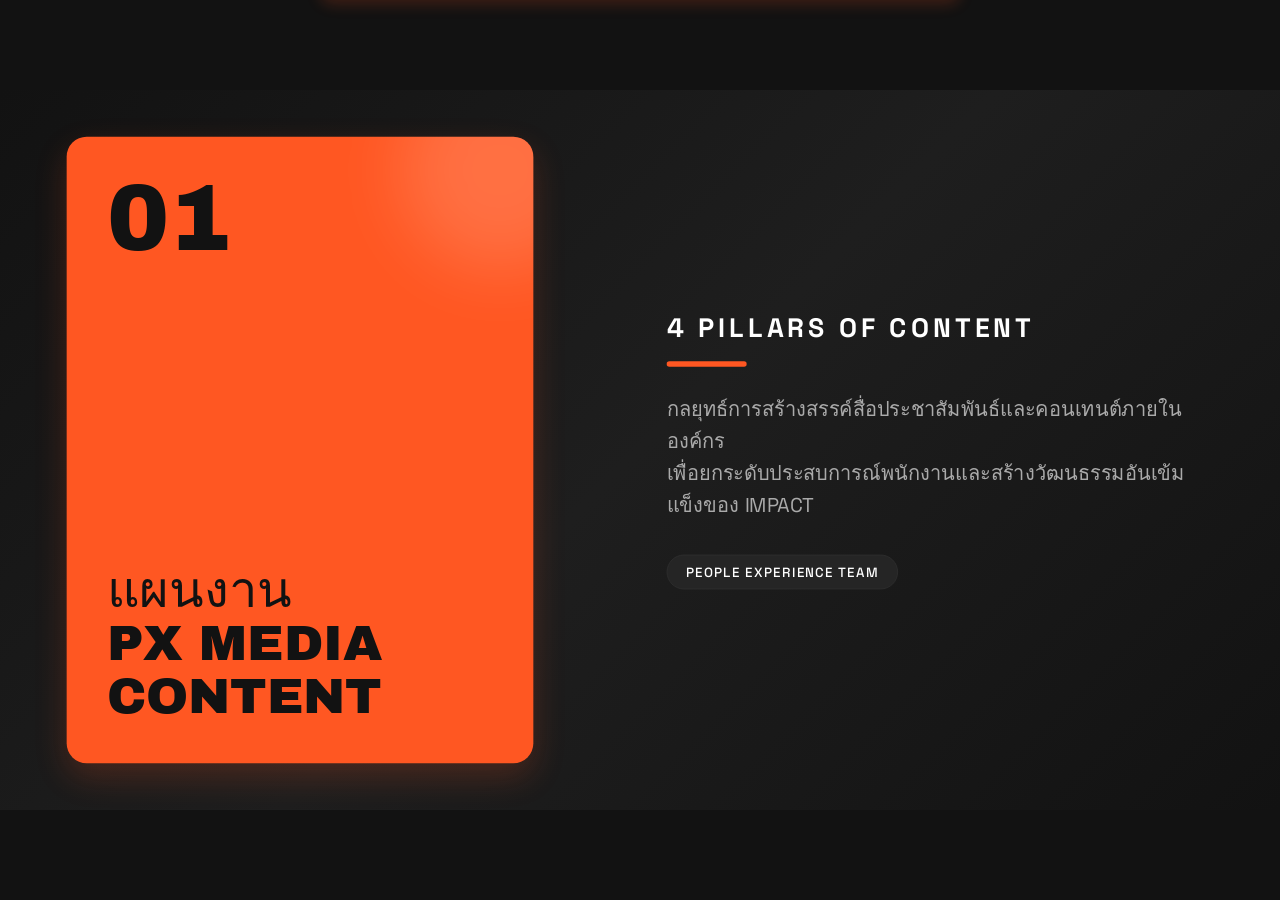
<file: px_media_content_plan.html>
<!DOCTYPE html>
<html lang="en">
<head>
    <meta charset="UTF-8">
    <meta name="viewport" content="width=device-width, initial-scale=1.0">
    <title>แผนงาน PX Media Content | IMPACT</title>

    <!-- Google Fonts: Archivo Black (Display) and Space Grotesk (Body) -->
    <link rel="preconnect" href="https://fonts.googleapis.com">
    <link rel="preconnect" href="https://fonts.gstatic.com" crossorigin>
    <link href="https://fonts.googleapis.com/css2?family=Archivo+Black&family=Space+Grotesk:wght@400;500;700&display=swap" rel="stylesheet">

    <style>
        /* ===========================================
           CSS CUSTOM PROPERTIES (THEME)
           Style Preset: Bold Signal (Vibrant Orange & Dark Slate)
           =========================================== */
        :root {
            --bg-primary: #121212;
            --bg-gradient: linear-gradient(135deg, #121212 0%, #1e1e1e 50%, #121212 100%);
            --card-bg: #FF5722;
            --text-primary: #ffffff;
            --text-secondary: #aaaaaa;
            --text-muted: #666666;
            --text-on-card: #121212;
            
            --font-display: 'Archivo Black', sans-serif;
            --font-body: 'Space Grotesk', sans-serif;
            
            --ease-out-expo: cubic-bezier(0.16, 1, 0.3, 1);
            --duration-normal: 0.8s;
        }

        * {
            margin: 0;
            padding: 0;
            box-sizing: border-box;
        }

        /* ===========================================
           FIXED 16:9 STAGE: MANDATORY BASE STYLES
           =========================================== */
        html,
        body {
            width: 100%;
            height: 100%;
            margin: 0;
            overflow: hidden;
            background: var(--bg-primary);
        }

        .deck-viewport {
            position: fixed;
            inset: 0;
            overflow: hidden;
            background: var(--bg-primary);
        }

        .deck-stage {
            position: absolute;
            left: 0;
            top: 0;
            width: 1920px;
            height: 1080px;
            overflow: hidden;
            transform-origin: 0 0;
            background: var(--bg-gradient);
        }

        .slide {
            position: absolute;
            inset: 0;
            width: 1920px;
            height: 1080px;
            overflow: hidden;
            display: block;
            visibility: hidden;
            opacity: 0;
            pointer-events: none;
            background: transparent;
            padding: 90px 100px;
            transition: opacity 0.6s var(--ease-out-expo), visibility 0.6s var(--ease-out-expo);
        }

        .slide.active,
        .slide.visible {
            visibility: visible;
            opacity: 1;
            pointer-events: auto;
            z-index: 1;
        }

        img,
        video,
        canvas,
        svg {
            max-width: 100%;
            max-height: 100%;
        }

        /* ===========================================
           ANIMATIONS (REVEAL)
           =========================================== */
        .reveal {
            opacity: 0;
            transform: translateY(30px);
            transition: opacity var(--duration-normal) var(--ease-out-expo),
                        transform var(--duration-normal) var(--ease-out-expo);
        }

        .slide.visible .reveal {
            opacity: 1;
            transform: translateY(0);
        }

        /* Stagger delays for sequential reveal */
        .reveal:nth-child(1) { transition-delay: 0.05s; }
        .reveal:nth-child(2) { transition-delay: 0.15s; }
        .reveal:nth-child(3) { transition-delay: 0.25s; }
        .reveal:nth-child(4) { transition-delay: 0.35s; }
        .reveal:nth-child(5) { transition-delay: 0.45s; }
        .reveal:nth-child(6) { transition-delay: 0.55s; }

        /* Left panel slides in sideways */
        .slide.visible .left-panel.reveal {
            opacity: 1;
            transform: translateX(0);
        }
        .left-panel.reveal {
            transform: translateX(-50px);
        }

        /* ===========================================
           SLIDE CHROME & LAYOUT PARTS
           =========================================== */
        .slide-header {
            width: 100%;
            display: flex;
            justify-content: space-between;
            align-items: center;
            margin-bottom: 50px;
            font-family: var(--font-body);
            border-bottom: 1px solid rgba(255, 255, 255, 0.1);
            padding-bottom: 20px;
        }

        .header-title {
            font-size: 18px;
            color: var(--card-bg);
            font-weight: 700;
            letter-spacing: 2px;
            text-transform: uppercase;
        }

        .header-page {
            font-size: 18px;
            color: var(--text-muted);
            font-weight: 500;
        }

        .slide-title-large {
            font-family: var(--font-display);
            font-size: 64px;
            color: var(--text-primary);
            text-transform: uppercase;
            line-height: 1.1;
            margin-bottom: 15px;
            letter-spacing: -1px;
        }

        .slide-focus {
            font-family: var(--font-body);
            font-size: 26px;
            color: var(--text-secondary);
            margin-bottom: 40px;
            line-height: 1.4;
        }

        .slide-content-grid {
            display: flex;
            gap: 30px;
            width: 100%;
            height: 600px;
            align-items: flex-start;
        }

        /* Standard Content Card */
        .content-card {
            background: #181818;
            border: 1px solid #282828;
            border-radius: 20px;
            padding: 40px 35px;
            flex: 1;
            height: 100%;
            display: flex;
            flex-direction: column;
            justify-content: space-between;
            transition: transform 0.4s var(--ease-out-expo), border-color 0.4s var(--ease-out-expo), box-shadow 0.4s var(--ease-out-expo);
        }

        .content-card:hover {
            transform: translateY(-8px);
            border-color: var(--card-bg);
            box-shadow: 0 10px 30px rgba(255, 87, 34, 0.1);
        }

        .card-number {
            font-family: var(--font-display);
            font-size: 60px;
            color: var(--card-bg);
            line-height: 1;
            margin-bottom: 20px;
        }

        .card-format-badge {
            display: inline-block;
            padding: 6px 16px;
            background: rgba(255, 87, 34, 0.15);
            border: 1px solid var(--card-bg);
            border-radius: 50px;
            color: var(--card-bg);
            font-family: var(--font-body);
            font-size: 14px;
            font-weight: 700;
            text-transform: uppercase;
            letter-spacing: 1px;
            margin-bottom: 25px;
            align-self: flex-start;
        }

        .card-title {
            font-family: var(--font-display);
            font-size: 32px;
            color: var(--text-primary);
            line-height: 1.2;
            margin-bottom: 15px;
        }

        .card-description {
            font-family: var(--font-body);
            font-size: 20px;
            color: var(--text-secondary);
            line-height: 1.5;
            margin-bottom: 25px;
        }

        .card-example {
            font-family: var(--font-body);
            font-size: 18px;
            color: var(--text-muted);
            line-height: 1.4;
            border-top: 1px solid rgba(255, 255, 255, 0.05);
            padding-top: 20px;
            margin-top: auto;
        }

        .example-label {
            color: var(--card-bg);
            font-weight: 700;
            font-size: 14px;
            text-transform: uppercase;
            letter-spacing: 1px;
            display: block;
            margin-bottom: 6px;
        }

        /* ===========================================
           SLIDE-SPECIFIC LAYOUT MODIFICATIONS
           =========================================== */
        
        /* Slide 1: Title Slide */
        .title-slide-layout {
            display: flex;
            align-items: center;
            justify-content: space-between;
            height: 100%;
            padding: 0;
        }

        .slide-left-panel {
            width: 700px;
            height: 940px;
            background: var(--card-bg);
            border-radius: 30px;
            padding: 60px;
            display: flex;
            flex-direction: column;
            justify-content: space-between;
            box-shadow: 0 20px 50px rgba(255, 87, 34, 0.2);
            position: relative;
            overflow: hidden;
        }

        .slide-left-panel::after {
            content: '';
            position: absolute;
            width: 300px;
            height: 300px;
            background: rgba(255, 255, 255, 0.15);
            border-radius: 50%;
            top: -100px;
            right: -100px;
            filter: blur(50px);
            pointer-events: none;
        }

        .title-number {
            font-family: var(--font-display);
            font-size: 140px;
            color: var(--text-on-card);
            line-height: 0.9;
        }

        .title-card-text {
            font-family: var(--font-display);
            font-size: 76px;
            color: var(--text-on-card);
            line-height: 1.05;
            text-transform: uppercase;
        }

        .slide-right-panel {
            width: 900px;
            height: 940px;
            display: flex;
            flex-direction: column;
            justify-content: center;
            padding-left: 80px;
        }

        .title-tagline {
            font-family: var(--font-body);
            font-size: 40px;
            font-weight: 700;
            color: var(--text-primary);
            text-transform: uppercase;
            letter-spacing: 6px;
            margin-bottom: 24px;
        }

        .title-divider {
            width: 120px;
            height: 8px;
            background: var(--card-bg);
            margin-bottom: 40px;
            border-radius: 4px;
        }

        .title-context {
            font-family: var(--font-body);
            font-size: 30px;
            color: var(--text-secondary);
            line-height: 1.6;
        }

        .title-team-tag {
            display: inline-block;
            margin-top: 50px;
            padding: 12px 28px;
            background: #252525;
            border-radius: 50px;
            color: #ffffff;
            font-family: var(--font-body);
            font-size: 20px;
            font-weight: 500;
            letter-spacing: 2px;
            text-transform: uppercase;
            border: 1px solid #333333;
        }

        /* Slide 2: Overview 4 Pillars Grid */
        .overview-grid {
            display: flex;
            gap: 30px;
            width: 100%;
            height: 520px;
        }
        
        .overview-card {
            background: #181818;
            border: 1px solid #282828;
            border-radius: 20px;
            padding: 40px 30px;
            flex: 1;
            height: 100%;
            display: flex;
            flex-direction: column;
            justify-content: flex-start;
            transition: transform 0.4s var(--ease-out-expo), border-color 0.4s var(--ease-out-expo);
        }

        .overview-card:hover {
            transform: translateY(-8px);
            border-color: var(--card-bg);
        }

        .overview-num {
            font-family: var(--font-display);
            font-size: 72px;
            color: var(--card-bg);
            line-height: 1;
            margin-bottom: 20px;
        }

        .overview-title {
            font-family: var(--font-display);
            font-size: 28px;
            color: var(--text-primary);
            margin-bottom: 20px;
            text-transform: uppercase;
            line-height: 1.2;
        }

        .overview-desc {
            font-family: var(--font-body);
            font-size: 20px;
            color: var(--text-secondary);
            line-height: 1.5;
        }

        /* Slide 4, 5, 6: Two-column layout variations */
        .two-column-split {
            display: flex;
            gap: 60px;
            width: 100%;
            height: 560px;
        }

        .split-left {
            width: 650px;
            display: flex;
            flex-direction: column;
            justify-content: center;
        }

        .split-right {
            flex: 1;
            display: flex;
            gap: 30px;
            height: 100%;
        }

        .focus-quote {
            font-family: var(--font-body);
            font-size: 32px;
            line-height: 1.5;
            color: var(--text-primary);
            border-left: 6px solid var(--card-bg);
            padding-left: 30px;
            margin-bottom: 30px;
        }

        /* Slide 7: Closing */
        .closing-card {
            background: var(--card-bg);
            border-radius: 30px;
            width: 100%;
            height: 600px;
            display: flex;
            flex-direction: column;
            justify-content: center;
            align-items: center;
            text-align: center;
            padding: 80px;
            box-shadow: 0 30px 60px rgba(255, 87, 34, 0.15);
            position: relative;
            overflow: hidden;
            margin-top: 60px;
        }

        .closing-card::after {
            content: '';
            position: absolute;
            width: 500px;
            height: 500px;
            background: rgba(255, 255, 255, 0.1);
            border-radius: 50%;
            top: -250px;
            left: -100px;
            filter: blur(80px);
            pointer-events: none;
        }

        .closing-title {
            font-family: var(--font-display);
            font-size: 84px;
            color: var(--text-on-card);
            line-height: 1.1;
            margin-bottom: 30px;
            text-transform: uppercase;
        }

        .closing-subtitle {
            font-family: var(--font-body);
            font-size: 36px;
            color: var(--text-on-card);
            max-width: 800px;
            line-height: 1.5;
            font-weight: 500;
        }

        .closing-team {
            margin-top: 40px;
            font-family: var(--font-body);
            font-size: 22px;
            color: rgba(18, 18, 18, 0.6);
            font-weight: 700;
            letter-spacing: 2px;
            text-transform: uppercase;
        }

        /* ===========================================
           INLINE EDITING UI
           =========================================== */
        .edit-hotzone {
            position: fixed;
            top: 0;
            left: 0;
            width: 80px;
            height: 80px;
            z-index: 10000;
            cursor: pointer;
        }
        
        .edit-toggle {
            position: fixed;
            top: 25px;
            left: 25px;
            width: 50px;
            height: 50px;
            border-radius: 50%;
            background: #252525;
            border: 2px solid var(--card-bg);
            color: #ffffff;
            font-size: 20px;
            display: flex;
            align-items: center;
            justify-content: center;
            cursor: pointer;
            box-shadow: 0 4px 15px rgba(0,0,0,0.5);
            opacity: 0;
            pointer-events: none;
            transition: opacity 0.3s ease, background 0.2s ease, transform 0.2s ease;
            z-index: 10001;
        }

        .edit-toggle:hover {
            background: var(--card-bg);
            color: var(--text-on-card);
            transform: scale(1.05);
        }

        .edit-toggle.show {
            opacity: 1;
            pointer-events: auto;
        }

        .edit-toggle.active {
            opacity: 1;
            pointer-events: auto;
            background: var(--card-bg);
            color: var(--text-on-card);
            box-shadow: 0 0 15px var(--card-bg);
        }

        /* Styling for editable fields during edit mode */
        body.edit-mode-active .editable {
            outline: 1px dashed rgba(255, 87, 34, 0.5);
            outline-offset: 4px;
            cursor: text;
        }

        body.edit-mode-active .editable:focus {
            outline: 2px solid var(--card-bg);
            background: rgba(255, 87, 34, 0.05);
        }

        /* Visual indicator for Edit Mode */
        .edit-mode-banner {
            position: fixed;
            top: 0;
            left: 50%;
            transform: translateX(-50%) translateY(-100%);
            background: var(--card-bg);
            color: var(--text-on-card);
            font-family: var(--font-body);
            font-size: 14px;
            font-weight: 700;
            padding: 8px 24px;
            border-radius: 0 0 12px 12px;
            z-index: 9999;
            text-transform: uppercase;
            letter-spacing: 2px;
            transition: transform 0.3s cubic-bezier(0.16, 1, 0.3, 1);
            box-shadow: 0 4px 15px rgba(255, 87, 34, 0.2);
        }

        body.edit-mode-active .edit-mode-banner {
            transform: translateX(-50%) translateY(0);
        }
    </style>
</head>
<body>
    <!-- Inline Editor Controls -->
    <div class="edit-hotzone"></div>
    <button class="edit-toggle" id="editToggle" title="Edit Mode (E)">✏️</button>
    <div class="edit-mode-banner">Edit Mode Active — Press E or click pencil to exit (Ctrl+S to save)</div>

    <div class="deck-viewport">
        <main class="deck-stage" id="deckStage">
            
            <!-- SLIDE 1: TITLE -->
            <section class="slide title-slide active visible">
                <div class="title-slide-layout">
                    <div class="slide-left-panel left-panel reveal">
                        <div class="title-number editable">01</div>
                        <div class="title-card-text editable">แผนงาน<br>PX MEDIA<br>CONTENT</div>
                    </div>
                    
                    <div class="slide-right-panel">
                        <div class="title-tagline reveal editable">4 Pillars of Content</div>
                        <div class="title-divider reveal"></div>
                        <div class="title-context reveal editable">
                            กลยุทธ์การสร้างสรรค์สื่อประชาสัมพันธ์และคอนเทนต์ภายในองค์กร<br>
                            เพื่อยกระดับประสบการณ์พนักงานและสร้างวัฒนธรรมอันเข้มแข็งของ IMPACT
                        </div>
                        <div class="reveal">
                            <span class="title-team-tag editable">People Experience Team</span>
                        </div>
                    </div>
                </div>
            </section>

            <!-- SLIDE 2: OVERVIEW -->
            <section class="slide">
                <div class="slide-header">
                    <span class="header-title editable">PX Media Content Plan</span>
                    <span class="header-page editable">02 / 07</span>
                </div>
                <h2 class="slide-title-large reveal editable">4 PILLARS OF CONTENT</h2>
                <p class="slide-focus reveal editable">โครงสร้างหลักการสร้างคอนเทนต์ของทีม People Experience (PX)</p>
                
                <div class="overview-grid">
                    <div class="overview-card reveal">
                        <div class="overview-num editable">01</div>
                        <div class="overview-title editable">People & Culture</div>
                        <div class="overview-desc editable">นำเสนอความเป็น ‘คน' และ 'Culture' ของอิมแพ็ค ผ่านการ Recognition พนักงานส่วนงานต่างๆ</div>
                    </div>
                    
                    <div class="overview-card reveal">
                        <div class="overview-num editable">02</div>
                        <div class="overview-title editable">Lifestyle</div>
                        <div class="overview-desc editable">ทำเมืองทองธานีให้น่าอยู่และน่าทำงาน เล่าผ่านพนักงาน และกระแสความหรรษาในออฟฟิศ</div>
                    </div>
                    
                    <div class="overview-card reveal">
                        <div class="overview-num editable">03</div>
                        <div class="overview-title editable">Internal to External</div>
                        <div class="overview-desc editable">สื่อสารเรื่องภายใน แจ้งข่าวประชาสัมพันธ์ และ Coverage ไฮไลท์กิจกรรมสำคัญในบริษัท</div>
                    </div>
                    
                    <div class="overview-card reveal">
                        <div class="overview-num editable">04</div>
                        <div class="overview-title editable">Knowledge Sharing</div>
                        <div class="overview-desc editable">ให้ความรู้ สร้างแรงบันดาลใจ และพัฒนาภาพลักษณ์ความมืออาชีพผ่าน KOL ของอิมแพ็ค</div>
                    </div>
                </div>
            </section>

            <!-- SLIDE 3: PILLAR 1 -->
            <section class="slide">
                <div class="slide-header">
                    <span class="header-title editable">Pillar 1: People & Culture</span>
                    <span class="header-page editable">03 / 07</span>
                </div>
                <h2 class="slide-title-large reveal editable">PEOPLE & CULTURE</h2>
                <p class="slide-focus reveal editable">นำเสนอความเป็น ‘คน' และ 'Culture' ของอิมแพ็คผ่านการ Recognition</p>
                
                <div class="slide-content-grid">
                    <div class="content-card reveal">
                        <div>
                            <span class="card-format-badge editable">คลิป Short-Form</span>
                            <h3 class="card-title editable">Made in อิมแพ็ค</h3>
                            <p class="card-description editable">พาคุยกับพนักงานส่วนต่างๆ ถามคำถามเดียวสั้นๆ ตัดแบบ Quick Cut เน้นเร็ว กระชับ สนุก ย่อยง่าย ได้ Recognize คนหน้างาน</p>
                        </div>
                        <div class="card-example">
                            <span class="example-label">Example</span>
                            <span class="editable">"ความสนุกของงานจัดซื้อคืออะไร?"</span>
                        </div>
                    </div>

                    <div class="content-card reveal">
                        <div>
                            <span class="card-format-badge editable">คลิป Short-Form</span>
                            <h3 class="card-title editable">1 Day with...</h3>
                            <p class="card-description editable">นำเสนอแบบ Second Eye พาไปเกาะติดการทำงานจริงใน 1 วันของพนักงานตำแหน่งต่างๆ เพื่อเจาะลึกบทบาทงาน</p>
                        </div>
                        <div class="card-example">
                            <span class="example-label">Example</span>
                            <span class="editable">"1 วันกับ Marshall ที่ SpeedPark ทำอะไรบ้าง?"</span>
                        </div>
                    </div>

                    <div class="content-card reveal">
                        <div>
                            <span class="card-format-badge editable">TikTok Live</span>
                            <h3 class="card-title editable">Live in เมืองทอง</h3>
                            <p class="card-description editable">ไลฟ์พูดคุยเล่าเรื่องงานในอิมแพ็ค แนะนำสายงานและพาไปดูการทำงานกันแบบสดๆ ชวนผู้คนมาร่วมงานกับครอบครัวอิมแพ็ค</p>
                        </div>
                        <div class="card-example">
                            <span class="example-label">Example</span>
                            <span class="editable">"รับสมัครช่างอิมแพ็ค พร้อมพาทัวร์ดูการทำงานสดๆ"</span>
                        </div>
                    </div>
                </div>
            </section>

            <!-- SLIDE 4: PILLAR 2 -->
            <section class="slide">
                <div class="slide-header">
                    <span class="header-title editable">Pillar 2: Lifestyle</span>
                    <span class="header-page editable">04 / 07</span>
                </div>
                
                <div class="two-column-split">
                    <div class="split-left">
                        <h2 class="slide-title-large reveal editable">LIFESTYLE</h2>
                        <div class="focus-quote reveal editable">
                            "ทำให้เมืองทองน่าอยู่และน่าทำงาน"
                        </div>
                        <p class="slide-focus reveal editable" style="margin-bottom: 0;">
                            สร้างการมีส่วนร่วมผ่านความสุข แนะนำร้านอร่อย กิจกรรมผ่อนคลาย และหยิบยกไลฟ์สไตล์แบบออฟฟิศหรรษามาถ่ายทอดในรูปแบบที่สนุกสนาน
                        </p>
                    </div>
                    
                    <div class="split-right">
                        <div class="content-card reveal">
                            <div>
                                <span class="card-format-badge editable">คลิป Long-Form</span>
                                <h3 class="card-title editable">Made in เมืองทอง</h3>
                                <p class="card-description editable">ให้พนักงานอิมแพ็คสวมบทบาทผู้นำทาง พาไปกิน ชิม เที่ยว เล่น ทำกิจกรรมตามจุดต่างๆ ในย่านเมืองทองธานี</p>
                            </div>
                            <div class="card-example">
                                <span class="example-label">Example</span>
                                <span class="editable">"เลิกงานแล้วไปไหนดี? ออกกำลังกายและกินข้าวร้านไหนเด็ด"</span>
                            </div>
                        </div>

                        <div class="content-card reveal">
                            <div>
                                <span class="card-format-badge editable">คลิป Short-Form</span>
                                <h3 class="card-title editable">Office หรรษา</h3>
                                <p class="card-description editable">เล่นกับกระแสและเทรนด์ชีวิตออฟฟิศ คอนเทนต์ตามเทรนด์ในโซเชียล ถ่ายทอดด้วยอารมณ์ขันและมีความสร้างสรรค์</p>
                            </div>
                            <div class="card-example">
                                <span class="example-label">Example</span>
                                <span class="editable">"ตัดคลิปบรรยากาศอบรมพนักงานเหมือนรายการ Reality"</span>
                            </div>
                        </div>
                    </div>
                </div>
            </section>

            <!-- SLIDE 5: PILLAR 3 -->
            <section class="slide">
                <div class="slide-header">
                    <span class="header-title editable">Pillar 3: Internal to External</span>
                    <span class="header-page editable">05 / 07</span>
                </div>
                
                <div class="two-column-split">
                    <div class="split-left">
                        <h2 class="slide-title-large reveal editable">INTERNAL TO<br>EXTERNAL</h2>
                        <div class="focus-quote reveal editable">
                            "สื่อสารเรื่องภายใน เล่นใหญ่ระดับเอเจนซี่"
                        </div>
                        <p class="slide-focus reveal editable" style="margin-bottom: 0;">
                            Recap และ Highlight กิจกรรมองค์กร กระตุ้นการแชร์ของพนักงาน พร้อมผลิตสื่อประชาสัมพันธ์ภายในที่มีความสร้างสรรค์ระดับโฆษณาชั้นนำ
                        </p>
                    </div>
                    
                    <div class="split-right">
                        <div class="content-card reveal">
                            <div>
                                <span class="card-format-badge editable">คลิป Short-Form</span>
                                <h3 class="card-title editable">Highlight Show Reels</h3>
                                <p class="card-description editable"> recap กิจกรรมสำคัญที่เกิดขึ้นในบริษัทเพื่อสร้างความตระหนักรู้ ส่งเสริมความภาคภูมิใจ และชวนให้เกิดการส่งต่อแชร์ต่อ</p>
                            </div>
                            <div class="card-example">
                                <span class="example-label">Example</span>
                                <span class="editable">"ไฮไลท์งาน R2i, 10 ปีที่อิมแพ็ค, วัน ThaiFex"</span>
                            </div>
                        </div>

                        <div class="content-card reveal">
                            <div>
                                <span class="card-format-badge editable">คลิป Long-Form</span>
                                <h3 class="card-title editable">Hollywood HR</h3>
                                <p class="card-description editable">สื่อสารกฎระเบียบหรือประชาสัมพันธ์เรื่องภายในแบบสร้างสรรค์ โปรดักชันใหญ่ สไตล์หนังโฆษณาเอเจนซี่ที่เต็มไปด้วยอารมณ์ขัน</p>
                            </div>
                            <div class="card-example">
                                <span class="example-label">Example</span>
                                <span class="editable">"กฎระเบียบการเข้างาน Staff Party, คนอิมแพ็คเขาก็ทำกันแบบนี้แหละ"</span>
                            </div>
                        </div>
                    </div>
                </div>
            </section>

            <!-- SLIDE 6: PILLAR 4 -->
            <section class="slide">
                <div class="slide-header">
                    <span class="header-title editable">Pillar 4: Knowledge Sharing</span>
                    <span class="header-page editable">06 / 07</span>
                </div>
                
                <div class="two-column-split">
                    <div class="split-left">
                        <h2 class="slide-title-large reveal editable">KNOWLEDGE<br>SHARING</h2>
                        <div class="focus-quote reveal editable">
                            "สร้าง KOL ที่น่าเชื่อถือและส่งต่อแรงบันดาลใจ"
                        </div>
                        <p class="slide-focus reveal editable" style="margin-bottom: 0;">
                            ให้ความรู้และสร้างความน่าเชื่อถือผ่านทักษะและภาพลักษณ์ของบุคลากรอิมแพ็ค เพื่อส่งเสริมภาพลักษณ์ความเป็นมืออาชีพสู่ภายนอก
                        </p>
                    </div>
                    
                    <div class="split-right">
                        <div class="content-card reveal">
                            <div>
                                <span class="card-format-badge editable">คลิป Long-Form</span>
                                <h3 class="card-title editable">Made in เมืองทอง Stories Podcast</h3>
                                <p class="card-description editable">พอดแคสต์สัมภาษณ์พูดคุย เจาะลึกเทคนิคการทำงาน ประสบการณ์ และแรงบันดาลใจในแต่ละสายอาชีพที่อิมแพ็ค</p>
                            </div>
                            <div class="card-example">
                                <span class="example-label">Example</span>
                                <span class="editable">"เส้นทางการเติบโตในสายงานเชฟ, Grooming สำคัญอย่างไร"</span>
                            </div>
                        </div>

                        <div class="content-card reveal">
                            <div>
                                <span class="card-format-badge editable">คลิป Short-Form</span>
                                <h3 class="card-title editable">IMPACT Careers Original</h3>
                                <p class="card-description editable">Talking Head แนะนำเบื้องหลังการทำงานและภาพรวมองค์กร Phase แรกเน้นการพูดคุยกับทีม HR (พี่นุ้ย, พี่เปิ้ล, พี่ออย, พี่มาร์ช, พี่ฝน)</p>
                            </div>
                            <div class="card-example">
                                <span class="example-label">Example</span>
                                <span class="editable">"IMPACT ดูแลคนกว่า 1,000 คนและดึงดูดคนรุ่นใหม่อย่างไร?"</span>
                            </div>
                        </div>
                    </div>
                </div>
            </section>

            <!-- SLIDE 7: CLOSING -->
            <section class="slide">
                <div class="slide-header">
                    <span class="header-title editable">PX Media Content Plan</span>
                    <span class="header-page editable">07 / 07</span>
                </div>
                
                <div class="closing-card reveal">
                    <h2 class="closing-title editable">PEOPLE EXPERIENCE</h2>
                    <p class="closing-subtitle editable">ร่วมสร้างประสบการณ์พนักงานที่ดีและส่งเสริมความเป็น IMPACT ให้แข็งแกร่งและน่าอยู่ไปด้วยกัน</p>
                    <p class="closing-team editable">People Experience Team | IMPACT</p>
                </div>
            </section>

        </main>
    </div>

    <!-- ===========================================
       PRESENTATION CONTROLLER & INLINE EDITOR SCRIPTS
       =========================================== -->
    <script>
        // Restores text edits from localStorage before initializing presentation
        const restoreSavedContent = () => {
            const savedHTML = localStorage.getItem('pxMediaContentPlan_savedHTML');
            if (savedHTML) {
                document.getElementById('deckStage').innerHTML = savedHTML;
            }
        };
        restoreSavedContent();

        class SlidePresentation {
            constructor() {
                this.slides = document.querySelectorAll('.slide');
                this.currentSlide = 0;
                this.stage = document.getElementById('deckStage');
                this.isTransitioning = false;
                
                this.setupStageScale();
                this.setupKeyboardNav();
                this.setupTouchNav();
                this.setupScrollNav();
                this.showSlide(0);
            }

            setupStageScale() {
                const scale = () => {
                    const factor = Math.min(window.innerWidth / 1920, window.innerHeight / 1080);
                    const x = (window.innerWidth - 1920 * factor) / 2;
                    const y = (window.innerHeight - 1080 * factor) / 2;
                    this.stage.style.transform = `translate(${x}px, ${y}px) scale(${factor})`;
                };
                scale();
                window.addEventListener('resize', scale);
            }

            setupKeyboardNav() {
                document.addEventListener('keydown', (e) => {
                    // Do not change slides if user is currently editing text!
                    if (e.target.classList.contains('editable') && e.target.getAttribute('contenteditable') === 'true') {
                        return;
                    }
                    
                    switch (e.key) {
                        case 'ArrowRight':
                        case ' ':
                        case 'PageDown':
                            this.nextSlide();
                            break;
                        case 'ArrowLeft':
                        case 'PageUp':
                            this.prevSlide();
                            break;
                        case 'Home':
                            this.showSlide(0);
                            break;
                        case 'End':
                            this.showSlide(this.slides.length - 1);
                            break;
                    }
                });
            }

            setupTouchNav() {
                let startX = 0;
                let startY = 0;
                
                document.addEventListener('touchstart', (e) => {
                    if (e.target.getAttribute('contenteditable') === 'true') return;
                    startX = e.changedTouches[0].screenX;
                    startY = e.changedTouches[0].screenY;
                }, { passive: true });

                document.addEventListener('touchend', (e) => {
                    if (e.target.getAttribute('contenteditable') === 'true') return;
                    const diffX = e.changedTouches[0].screenX - startX;
                    const diffY = e.changedTouches[0].screenY - startY;
                    
                    // Horizontal swipes
                    if (Math.abs(diffX) > Math.abs(diffY) && Math.abs(diffX) > 50) {
                        if (diffX < 0) {
                            this.nextSlide();
                        } else {
                            this.prevSlide();
                        }
                    }
                }, { passive: true });
            }

            setupScrollNav() {
                let wheelAccumulator = 0;
                
                document.addEventListener('wheel', (e) => {
                    if (e.target.getAttribute('contenteditable') === 'true') return;
                    
                    wheelAccumulator += e.deltaY;
                    
                    // Throttle wheel navigation to prevent slide skipping
                    if (Math.abs(wheelAccumulator) >= 120) {
                        if (wheelAccumulator > 0) {
                            this.nextSlide();
                        } else {
                            this.prevSlide();
                        }
                        wheelAccumulator = 0;
                    }
                }, { passive: true });
            }

            nextSlide() {
                if (this.currentSlide < this.slides.length - 1) {
                    this.showSlide(this.currentSlide + 1);
                }
            }

            prevSlide() {
                if (this.currentSlide > 0) {
                    this.showSlide(this.currentSlide - 1);
                }
            }

            showSlide(index) {
                if (this.isTransitioning) return;
                this.isTransitioning = true;
                
                this.currentSlide = Math.max(0, Math.min(index, this.slides.length - 1));
                
                this.slides.forEach((slide, i) => {
                    const isActive = i === this.currentSlide;
                    slide.classList.toggle('active', isActive);
                    
                    // Trigger entry transition shortly after setting display to visible
                    if (isActive) {
                        setTimeout(() => {
                            slide.classList.add('visible');
                        }, 50);
                    } else {
                        slide.classList.remove('visible');
                    }
                });
                
                setTimeout(() => {
                    this.isTransitioning = false;
                }, 400); // Matches transition length
            }
        }

        // Initialize presentation presentation controller
        const presentation = new SlidePresentation();

        /* ===========================================
           INLINE EDITING CONTROLLER
           =========================================== */
        class InlineEditor {
            constructor() {
                this.isActive = false;
                this.editToggle = document.getElementById('editToggle');
                this.setupHotzone();
                this.setupEvents();
            }

            setupHotzone() {
                const hotzone = document.querySelector('.edit-hotzone');
                let hideTimeout = null;

                hotzone.addEventListener('mouseenter', () => {
                    clearTimeout(hideTimeout);
                    this.editToggle.classList.add('show');
                });
                
                hotzone.addEventListener('mouseleave', () => {
                    hideTimeout = setTimeout(() => {
                        if (!this.isActive) this.editToggle.classList.remove('show');
                    }, 400);
                });

                this.editToggle.addEventListener('mouseenter', () => {
                    clearTimeout(hideTimeout);
                });

                this.editToggle.addEventListener('mouseleave', () => {
                    hideTimeout = setTimeout(() => {
                        if (!this.isActive) this.editToggle.classList.remove('show');
                    }, 400);
                });

                hotzone.addEventListener('click', () => {
                    this.toggleEditMode();
                });
                
                this.editToggle.addEventListener('click', () => {
                    this.toggleEditMode();
                });
            }

            setupEvents() {
                // Key listener for 'E' shortcut
                document.addEventListener('keydown', (e) => {
                    const isEditing = e.target.classList.contains('editable') && e.target.getAttribute('contenteditable') === 'true';
                    if ((e.key === 'e' || e.key === 'E') && !isEditing) {
                        e.preventDefault();
                        this.toggleEditMode();
                    }
                    
                    // Save on Ctrl+S or Cmd+S
                    if ((e.ctrlKey || e.metaKey) && e.key === 's') {
                        e.preventDefault();
                        this.saveChanges();
                    }
                });

                // Auto-classing all header/text elements inside slides to support easy editing
                document.querySelectorAll('.slide h1, .slide h2, .slide h3, .slide p, .slide span, .slide div').forEach(el => {
                    if (!el.classList.contains('editable') && el.childNodes.length === 1 && el.childNodes[0].nodeType === Node.TEXT_NODE) {
                        el.classList.add('editable');
                    }
                });
            }

            toggleEditMode() {
                this.isActive = !this.isActive;
                this.editToggle.classList.toggle('active', this.isActive);
                document.body.classList.toggle('edit-mode-active', this.isActive);

                const editables = document.querySelectorAll('.editable');
                editables.forEach(el => {
                    el.setAttribute('contenteditable', this.isActive ? 'true' : 'false');
                });

                if (!this.isActive) {
                    this.saveChanges();
                } else {
                    // Try to focus the first editable element on the active slide
                    const activeSlide = document.querySelector('.slide.active');
                    if (activeSlide) {
                        const firstEdit = activeSlide.querySelector('.editable');
                        if (firstEdit) firstEdit.focus();
                    }
                }
            }

            saveChanges() {
                // Ensure edit attributes are removed from saved HTML string so it loads in viewing mode
                const tempStage = document.getElementById('deckStage').cloneNode(true);
                tempStage.querySelectorAll('.editable').forEach(el => {
                    el.removeAttribute('contenteditable');
                });
                
                localStorage.setItem('pxMediaContentPlan_savedHTML', tempStage.innerHTML);
                
                // Visual save feedback
                const banner = document.querySelector('.edit-mode-banner');
                const prevText = banner.textContent;
                banner.textContent = "💾 Changes Saved Successfully!";
                banner.style.background = "#4CAF50";
                banner.style.color = "#ffffff";
                
                setTimeout(() => {
                    banner.textContent = prevText;
                    banner.style.background = "";
                    banner.style.color = "";
                }, 1500);
            }
        }

        // Initialize editor
        const editor = new InlineEditor();
    </script>
</body>
</html>
</file>
